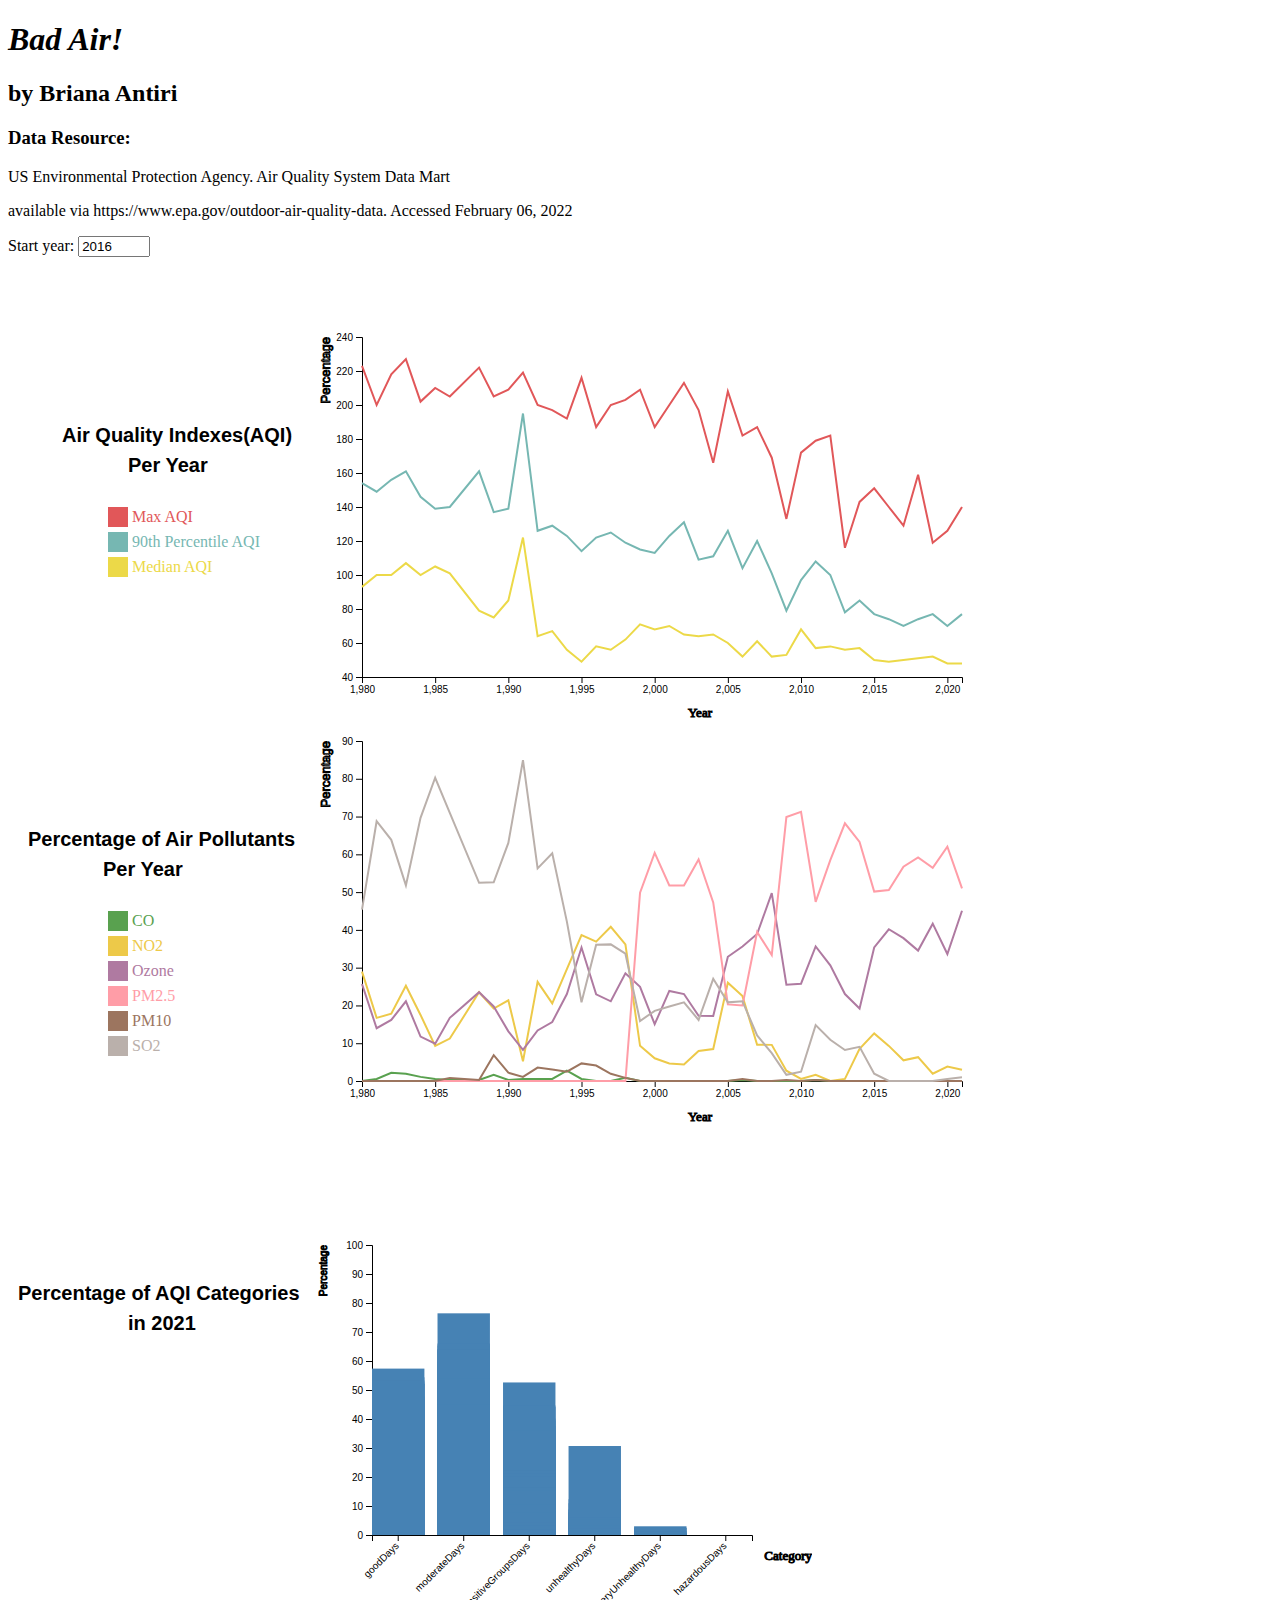
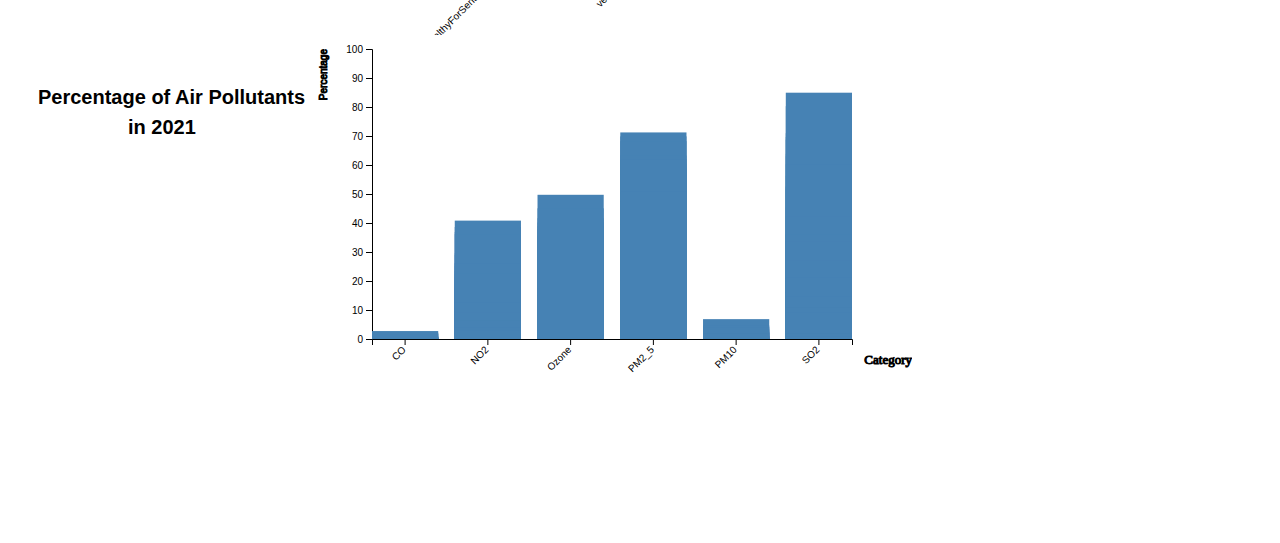
<file: Bad Air!/index.html>
<!DOCTYPE html>
<html>
<head>
    <title>Bad Air!</title>
    <h1><em>Bad Air!</em></h1>
    <h2>by Briana Antiri</h2>
    <h3>Data Resource:</h3>
    <p>US Environmental Protection Agency. Air Quality System Data Mart </p>
    <p> available via https://www.epa.gov/outdoor-air-quality-data. Accessed February 06, 2022</p>
    <meta charset="UTF-8">
    <link rel="icon" href="data:;base64,iVBORwOKGO=" />
    <link rel="stylesheet" href="css/style.css">
</head>
<body>    
    <!--  HTML content, SVG drawing area -->
    <div id="tooltip"></div>
    <div>
        Start year: <input type="number" value="2016" min="2016" max="2020" id="start-year-input">
    </div>
    <div class="chart-section">
        <div class='inline'>
            <svg id="lineChartLegend">
                <text x="54" y="15" class="chart-title">Air Quality Indexes(AQI)</text>
                <text x="120" y="45" class="chart-title">Per Year</text>
            </svg>
            <svg id="lineChart"></svg>
        </div>
        <div class='inline'>
            <svg id="airLineChartLegend">
                <text x="20" y="15" class="chart-title">Percentage of Air Pollutants</text>
                <text x="95" y="45" class="chart-title">Per Year</text>
            </svg>
            <svg id="airLineChart"></svg>
        </div>
    </div>

    <div class="chart-section">
        <div class='inline'>
            <svg id="percentageDaysLegend" height="350">
                <text x="10" y="15" class="chart-title">Percentage of AQI Categories</text>
                <text x="120" y="45" class="chart-title">in 2021</text>
            </svg>
            <svg id="aqiBarChart"></svg>
        </div>
        <div class="inline">
            <svg id="percentageAirLegend" height="350">
                <text x="30" y="15" class="chart-title">Percentage of Air Pollutants</text>
                <text x="120" y="45" class="chart-title">in 2021</text> 
            </svg>
            <svg id="airBarChart"></svg>
        </div>
    </div>


    <!-- D3 bundle -->
    <script src="js/d3.v6.min.js"></script>

    <!-- Our JS code-->
    <script src="js/main.js"></script>
    <script src="js/lineChart.js"></script> 
    <script src="js/barChart.js"></script>


</body>
</html>
</file>
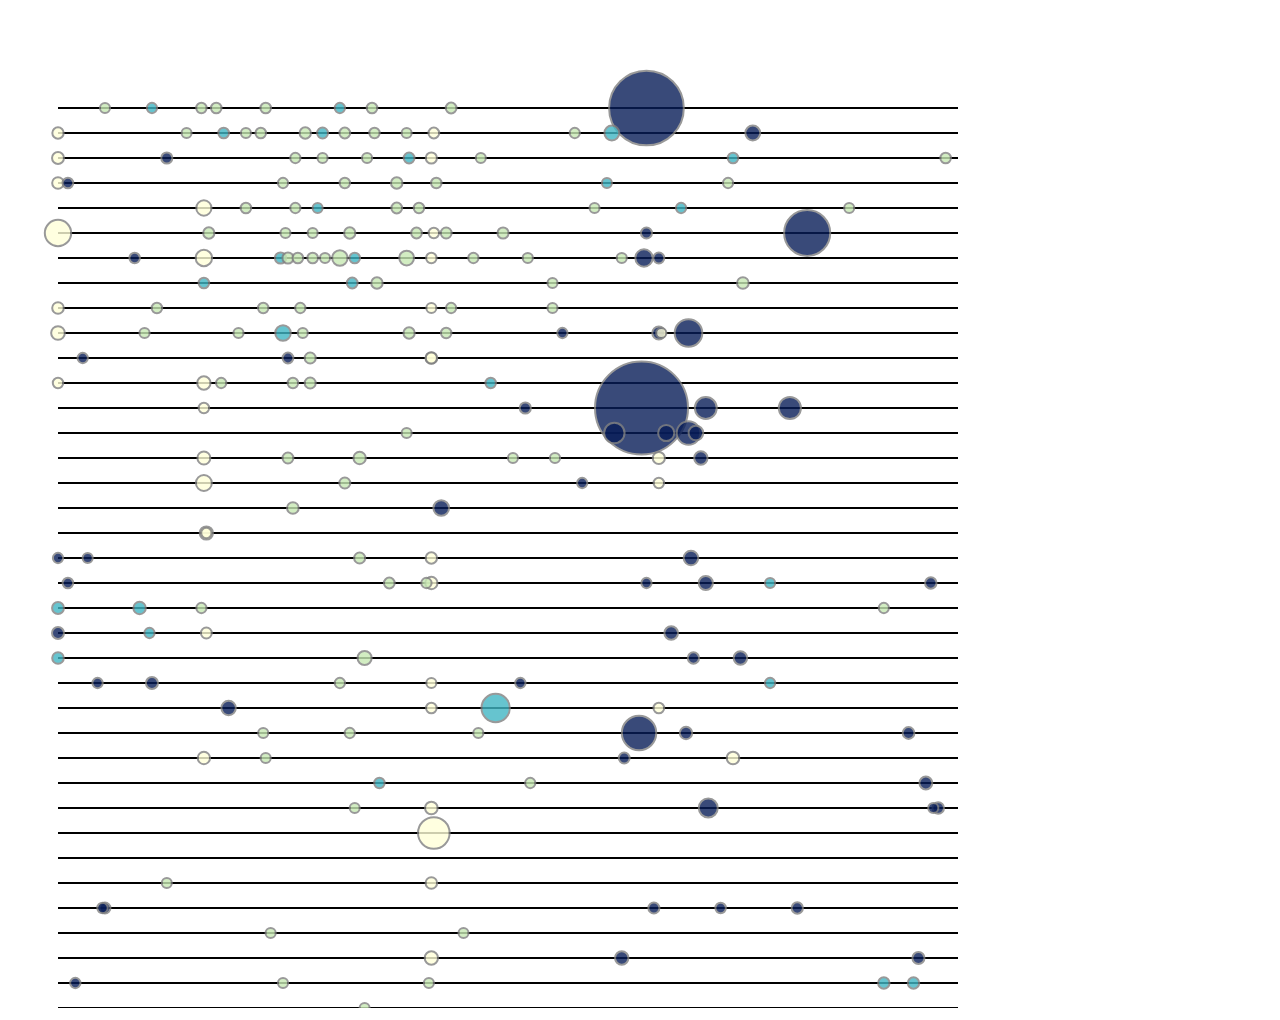
<file: Week2/Activity3/index.html>
<!DOCTYPE HTML>
<html lang="en">
<head>
    <meta charset="UTF-8">
    <title>Disasters</title>
    
    <!-- The following line references an external css file -->
    <!-- It defines style rules for your page, and elements in your page -->
    <!-- we aren't using one right now.... -->
    <!-- <link href="css/styles.css" rel="stylesheet"> --> 
</head>
<body>
<!--    <h1>Visualization of Natural Disasters, 2017 and 2016</h1>
    <p>Jillian Aurisano</p> -->

    <!-- <button onclick="myFunction()">Click me!!</button> -->
    <svg id="vis" width="1000" height="1000"> </svg>
    
    <!-- Load external JS files -->
    <script src="d3.v6.min.js"></script>

    <!-- This is where you will do most of the 'work' for your applications -->
    <script src="script.js"></script>
</body>
</html>
</file>
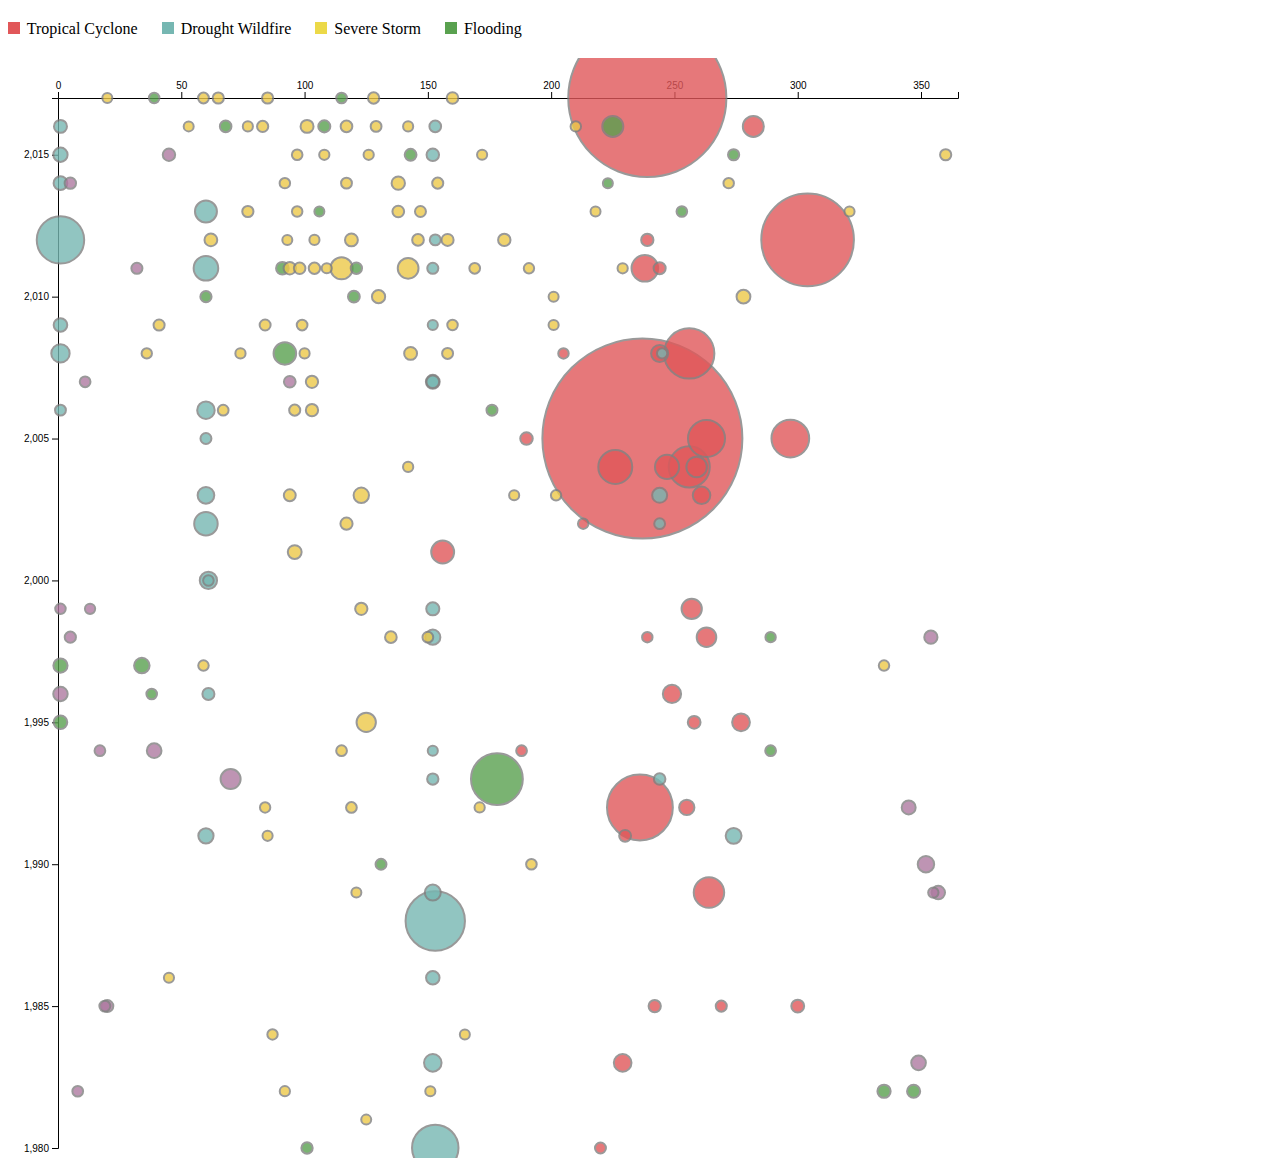
<file: Week4/Activity8/index.html>
<!DOCTYPE html>
<html>
<head>
    <title>D3 Project Starter Template</title>
    <meta charset="UTF-8">
    <link rel="icon" href="data:;base64,iVBORwOKGO=" />
    <link rel="stylesheet" href="css/style.css">
</head>
<body>    
    <!-- Add HTML content, SVG drawing area, ... -->

    <ul class="legend">
        <li class="legend-btn" category="tropical-cyclone"><span class="legend-symbol"></span> Tropical Cyclone</li>
        <li class="legend-btn" category="drought-wildfire"><span class="legend-symbol"></span> Drought Wildfire</li>
        <li class="legend-btn" category="severe-storm"><span class="legend-symbol"></span> Severe Storm</li>
        <li class="legend-btn" category="flooding"><span class="legend-symbol"></span> Flooding</li>
    </ul>

    <svg id="timeline"></svg>

    <div id="tooltip"></div>


 
    <!-- D3 bundle -->
    <script src="js/d3.v6.min.js"></script>

    <!-- Our JS code - INCLUDING the new files-->
    <script src="js/main.js"></script>
    <script src="js/timelineCircles.js"></script> 


</body>
</html>
</file>
<file: Bad Air!/css/style.css>
/* Tooltip */
#tooltip {
    position: absolute;
    display: none;
    background: #fff;
    box-shadow: 3px 3px 3px 0px rgb(92 92 92 / 0.5);
    border: 1px solid #ddd;
    font-size: 12px;
    font-weight: 500;
    padding: 8px;
    min-width: 160px;
    color: #333;
  }
  .tooltip-title {
    color: #000;
    font-size: 14px;
    font-weight: 600;
  }
  #tooltip ul {
    margin: 5px 0 0 0;
    padding-left: 20px;
  }

  /* Legend */
.legend {
    margin: 20px 0;
    list-style: none;
    padding: 0;
  }
  .legend-btn {
    display: inline-block;
    margin: 0 20px 0 0;
    cursor: pointer;
    transition: all ease-in-out 200ms;
  }
  .legend-btn.inactive {
    opacity: 0.3;
  }
  .legend-symbol {
    width: 12px;
    height: 12px;
    margin-right: 3px;
    display: inline-block;
  }
  .legend-btn[category="max-aqi"] .legend-symbol {
    background: #E15759;
  }
  .legend-btn[category="percentile-aqi"] .legend-symbol {
    background: #76B7B2;
  }
  .legend-btn[category="median-aqi"] .legend-symbol {
    background: #ECD948;
  }

.inline{
  display: inline-block;
}

.bar {
  fill: steelblue;
}

.chart-section{
  margin-top: 70px;
  margin-bottom: 100px;
}

.chart-title {
  text-align:center;
  font: bold 20px sans-serif;
}

/* Split the screen in half */
.split {
  height: 70%;
  width: 50%;
  position: fixed;
  z-index: 1;
  top: 0;
  overflow-x: hidden;
  padding-top: 120px;
}

/* Control the left side */
.left {
  left: 0;
  background-color: rgb(149, 228, 217);
}

/* Control the right side */
.right {
  right: 0;
  background-color: rgb(243, 170, 151);
}
</file>
<file: Week4/Activity8/css/style.css>
/* Tooltip */
#tooltip {
  position: absolute;
  display: none;
  background: #fff;
  box-shadow: 3px 3px 3px 0px rgb(92 92 92 / 0.5);
  border: 1px solid #ddd;
  font-size: 12px;
  font-weight: 500;
  padding: 8px;
  min-width: 160px;
  color: #333;
}
.tooltip-title {
  color: #000;
  font-size: 14px;
  font-weight: 600;
}
#tooltip ul {
  margin: 5px 0 0 0;
  padding-left: 20px;
}

/* Legend */
.legend {
  margin: 20px 0;
  list-style: none;
  padding: 0;
}
.legend-btn {
  display: inline-block;
  margin: 0 20px 0 0;
  cursor: pointer;
  transition: all ease-in-out 200ms;
}
.legend-btn:hover.legend-btn.inactive:hover  {
  /*opacity: 1.0;*/
}
.legend-btn.inactive {
  opacity: 0.3;
}
.legend-symbol {
  width: 12px;
  height: 12px;
  margin-right: 3px;
  display: inline-block;
}
.legend-btn[category="tropical-cyclone"] .legend-symbol {
  background: #E15759;
}
.legend-btn[category="drought-wildfire"] .legend-symbol {
  background: #76B7B2;
}
.legend-btn[category="severe-storm"] .legend-symbol {
  background: #ECD948;
}
.legend-btn[category="flooding"] .legend-symbol {
  background: #59A14F;
}
</file>
